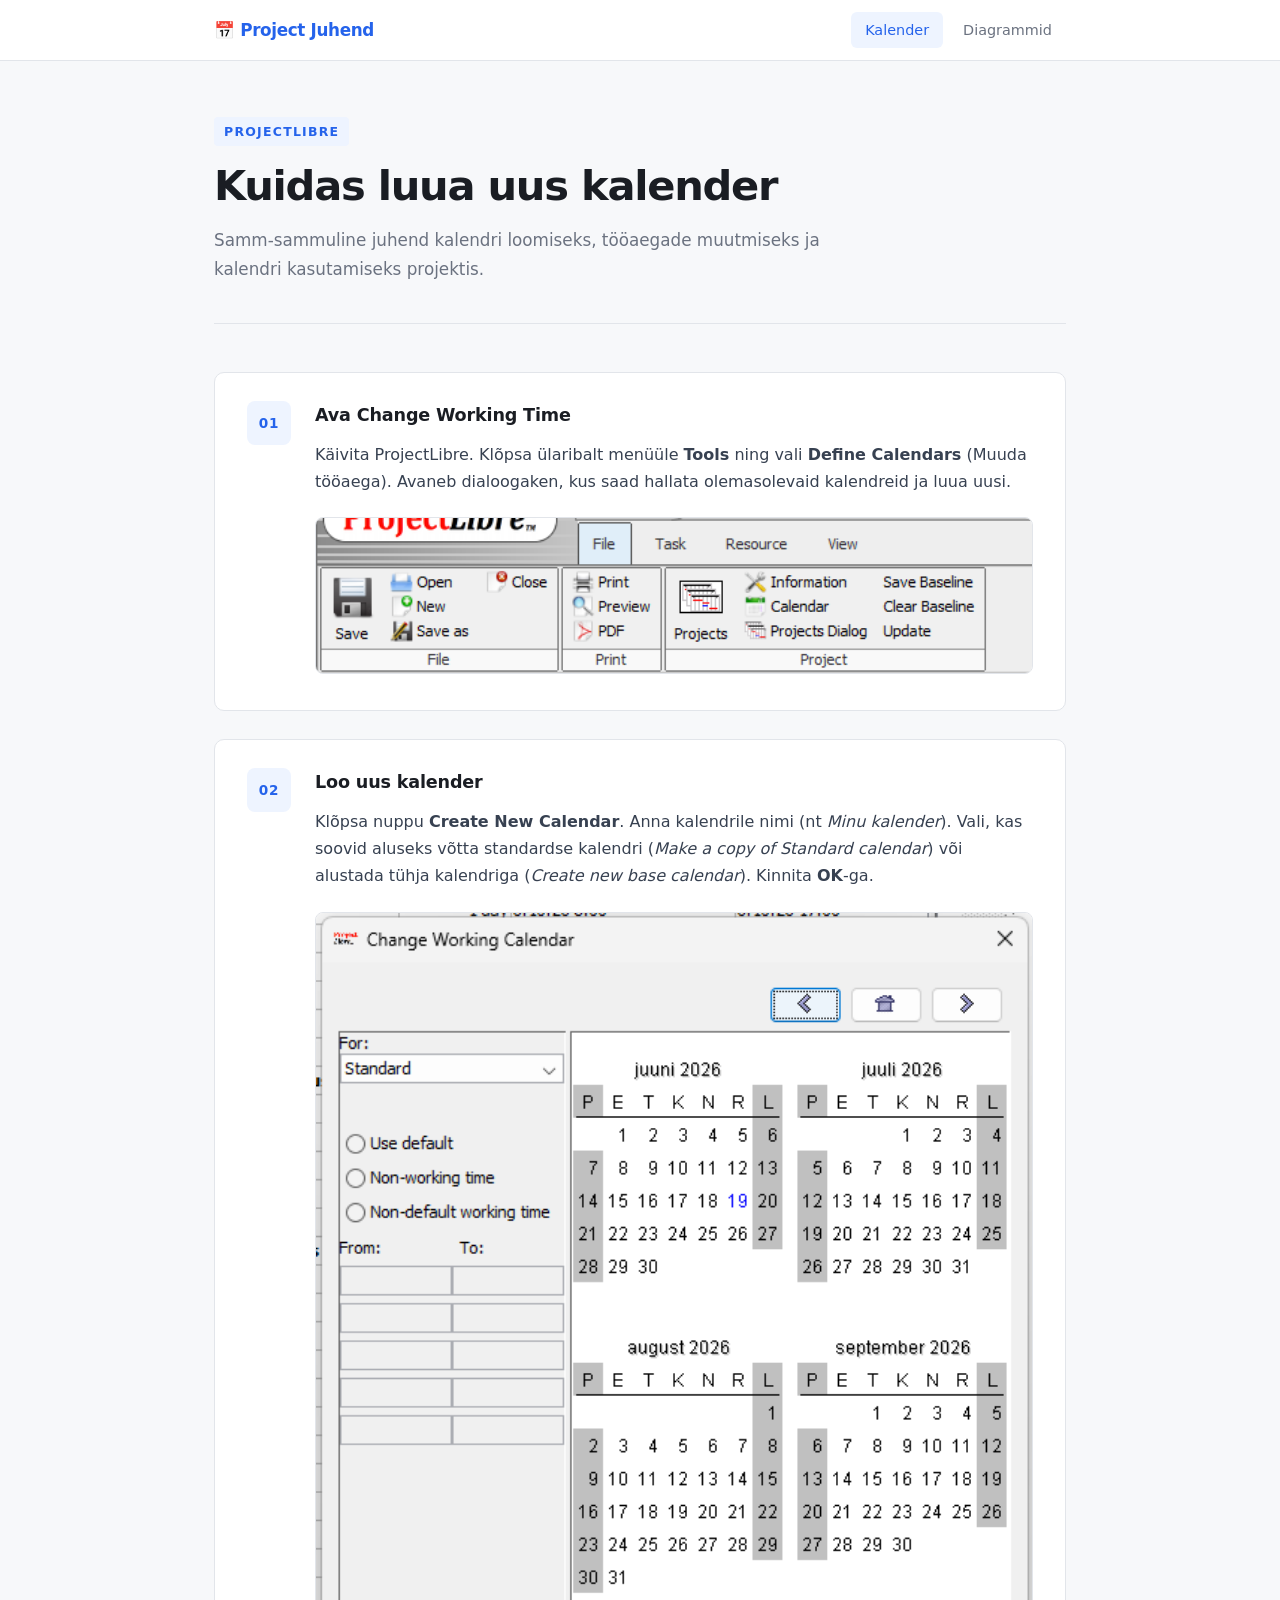
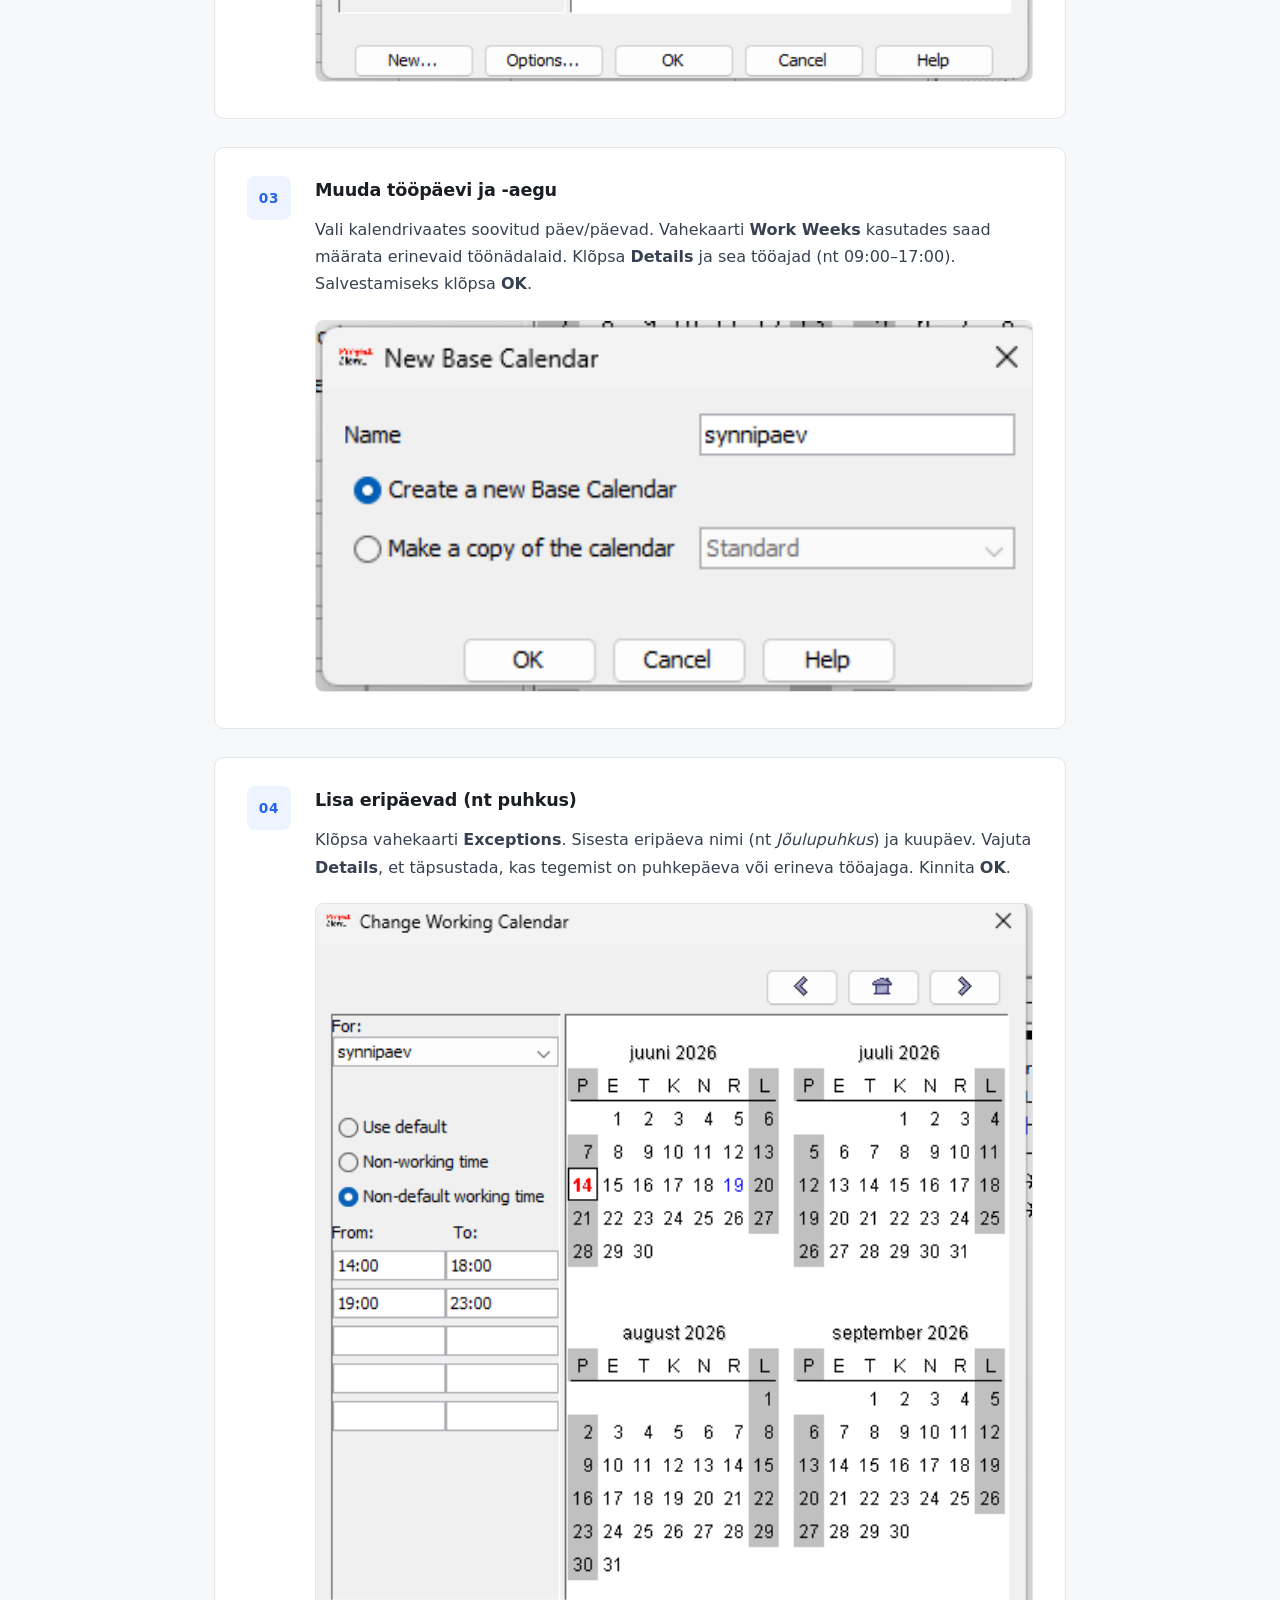
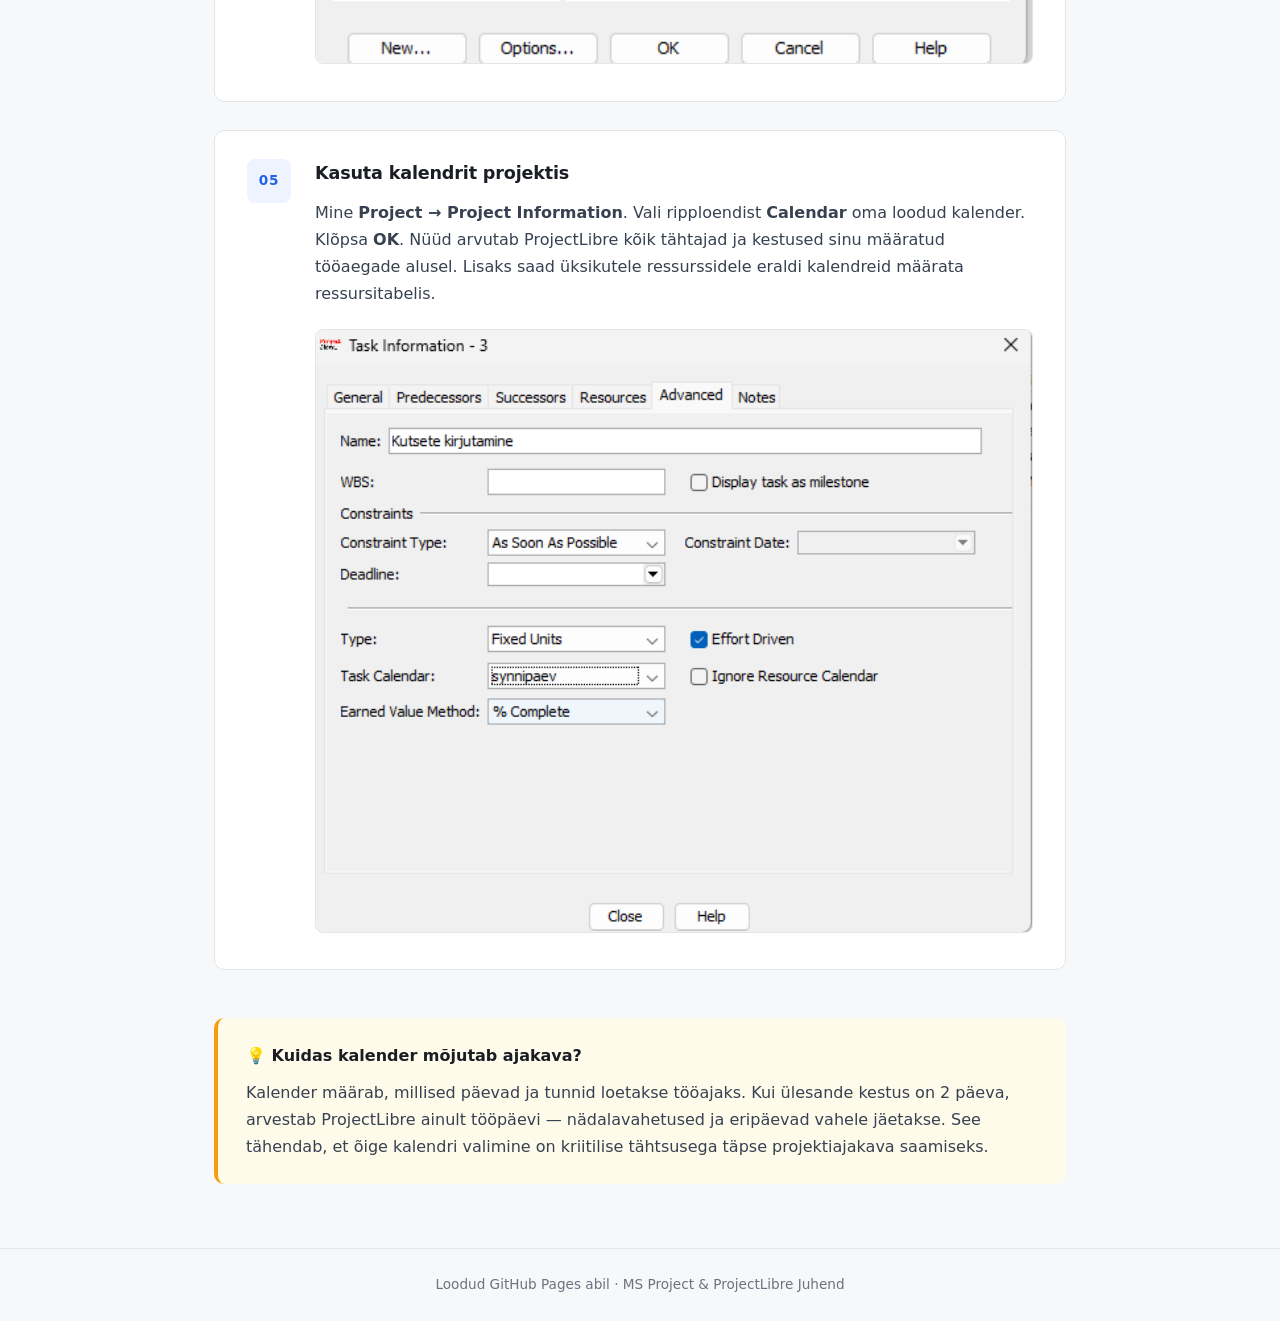
<file: index.html>
<!DOCTYPE html>
<html lang="et">
<head>
  <meta charset="UTF-8" />
  <meta name="viewport" content="width=device-width, initial-scale=1.0"/>
  <title>ProjectLibre Juhend</title>
  <link rel="stylesheet" href="style.css" />
</head>
<body>

  <header>
    <div class="header-inner">
      <div class="logo">📅 Project Juhend</div>
      <nav>
        <a href="index.html" class="active">Kalender</a>
        <a href="diagramm.html"> Diagrammid</a>
      </nav>
    </div>
  </header>

  <main>
    <section class="hero">
      <span class="eyebrow">ProjectLibre</span>
      <h1>Kuidas luua uus kalender</h1>
      <p class="subtitle">Samm-sammuline juhend kalendri loomiseks, tööaegade muutmiseks ja kalendri kasutamiseks projektis.</p>
    </section>

    <section class="steps-section">

      <article class="step">
        <div class="step-number">01</div>
        <div class="step-content">
          <h2>Ava Change Working Time</h2>
          <p>Käivita ProjectLibre. Klõpsa ülaribalt menüüle <strong>Tools</strong> 
            ning vali <strong>Define Calendars</strong> (Muuda tööaega). Avaneb dialoogaken, kus saad hallata olemasolevaid kalendreid ja luua uusi.</p>
          <img src="images/libre.png" alt="Change Working Time avamine">
         </div>
      </article>

      <article class="step">
        <div class="step-number">02</div>
        <div class="step-content">
          <h2>Loo uus kalender</h2>
          <p>Klõpsa nuppu <strong>Create New Calendar</strong>. Anna kalendrile nimi (nt <em>Minu kalender</em>). Vali, kas soovid aluseks võtta standardse kalendri (<em>Make a copy of Standard calendar</em>) või alustada tühja kalendriga (<em>Create new base calendar</em>). Kinnita <strong>OK</strong>-ga.</p>
          <img src="images/libre_1.png" alt="Uue kalendri loomine"> 
         </div>
      </article>

      <article class="step">
        <div class="step-number">03</div>
        <div class="step-content">
          <h2>Muuda tööpäevi ja -aegu</h2>
          <p>Vali kalendrivaates soovitud päev/päevad. Vahekaarti <strong>Work Weeks</strong> kasutades saad määrata erinevaid töönädalaid. Klõpsa <strong>Details</strong> ja sea tööajad (nt 09:00–17:00). Salvestamiseks klõpsa <strong>OK</strong>.</p>
          <img src="images/libre_2.png" alt="Tööaegade muutmine"> 
         </div>
      </article>

      <article class="step">
        <div class="step-number">04</div>
        <div class="step-content">
          <h2>Lisa eripäevad (nt puhkus)</h2>
          <p>Klõpsa vahekaarti <strong>Exceptions</strong>. Sisesta eripäeva nimi (nt <em>Jõulupuhkus</em>) ja kuupäev. Vajuta <strong>Details</strong>, et täpsustada, kas tegemist on puhkepäeva või erineva tööajaga. Kinnita <strong>OK</strong>.</p>
          <img src="images/libre_4.png" alt="Eripäevade lisamine"> 
          </div>
      </article>

      <article class="step">
        <div class="step-number">05</div>
        <div class="step-content">
          <h2>Kasuta kalendrit projektis</h2>
          <p>Mine <strong>Project → Project Information</strong>. Vali ripploendist <strong>Calendar</strong> oma loodud kalender. Klõpsa <strong>OK</strong>. Nüüd arvutab ProjectLibre kõik tähtajad ja kestused sinu määratud tööaegade alusel. Lisaks saad üksikutele ressurssidele eraldi kalendreid määrata ressursitabelis.</p>
          <img src="images/libre_5.png" alt="Kalendri kasutamine projektis"> 
         </div>
      </article>

    </section>
    <section class="info-box">
      <h3>💡 Kuidas kalender mõjutab ajakava?</h3>
      <p>Kalender määrab, millised päevad ja tunnid loetakse tööajaks. Kui ülesande kestus on 2 päeva, arvestab ProjectLibre ainult tööpäevi — nädalavahetused ja eripäevad vahele jäetakse. See tähendab, et õige kalendri valimine on kriitilise tähtsusega täpse projektiajakava saamiseks.</p>
    </section>
  </main>

  <footer>
    <p>Loodud GitHub Pages abil &middot; MS Project &amp; ProjectLibre Juhend</p>
  </footer>

</body>
</html>
</file>
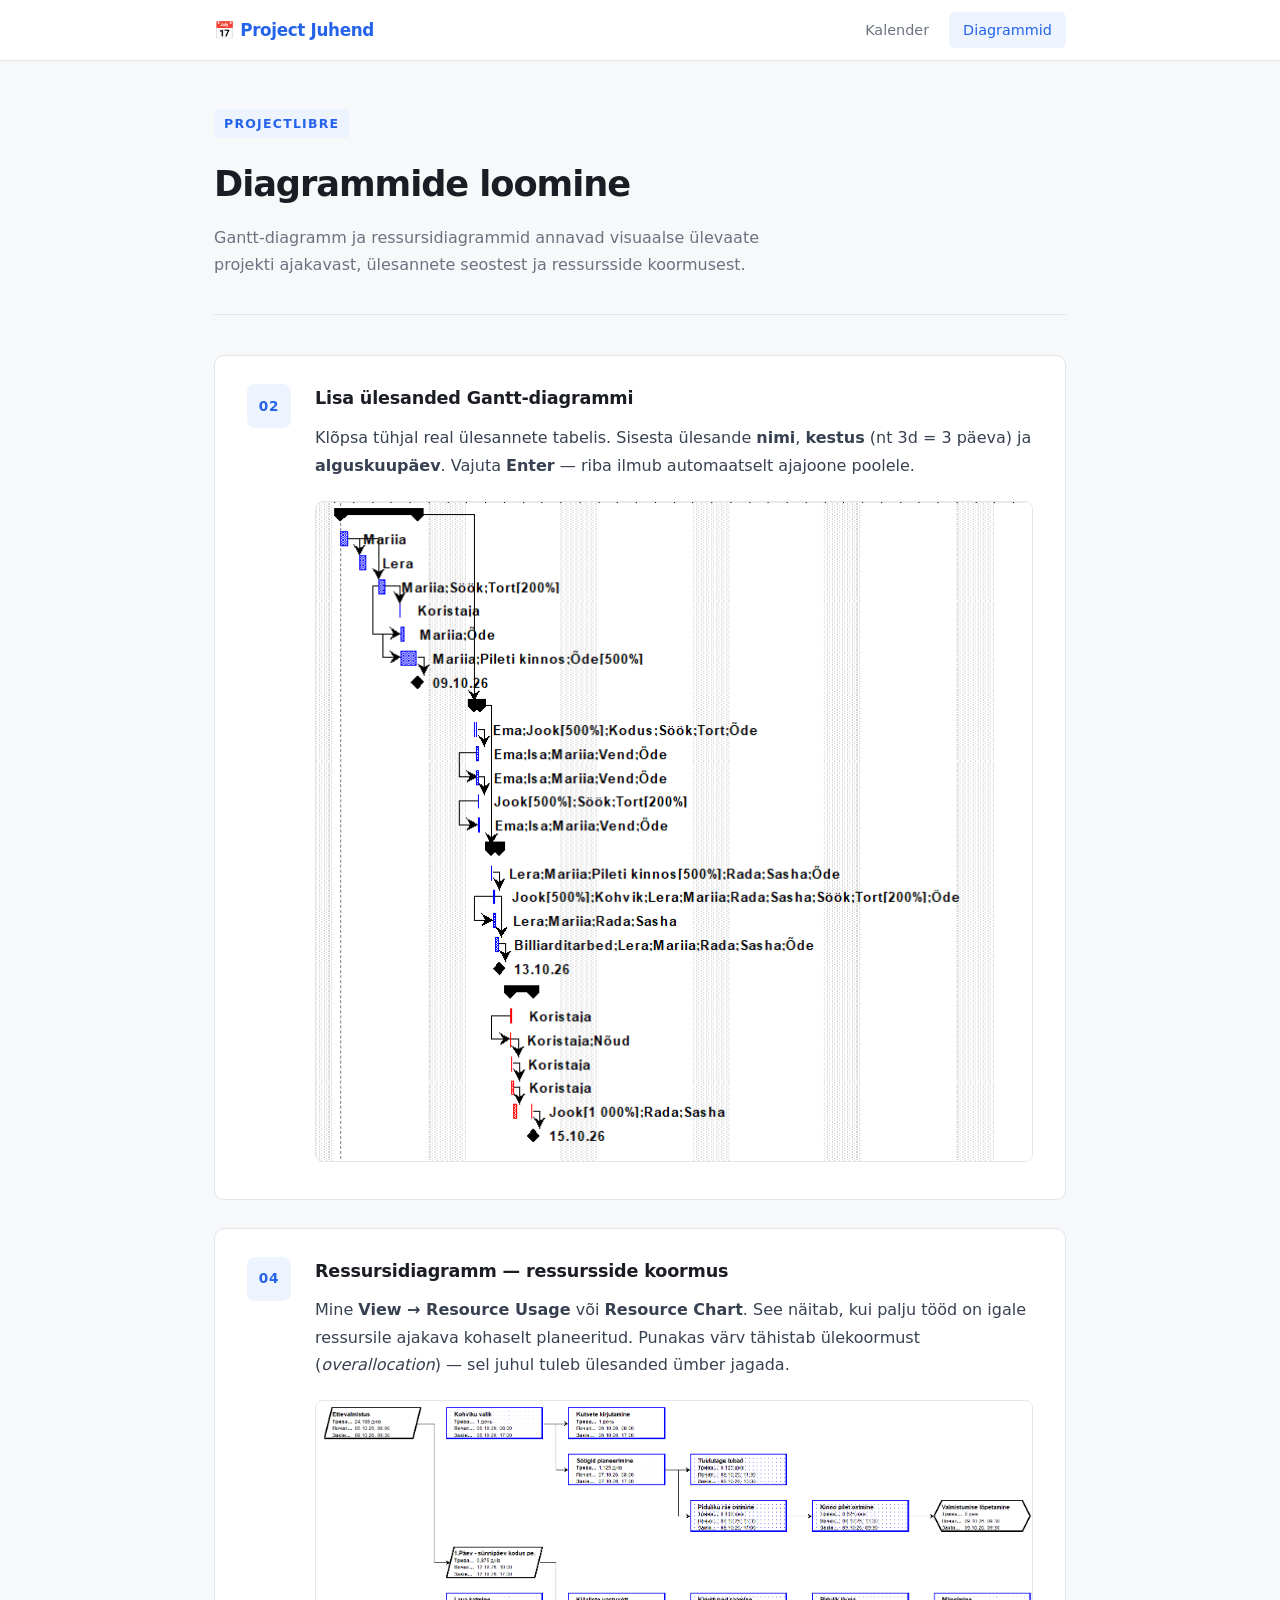
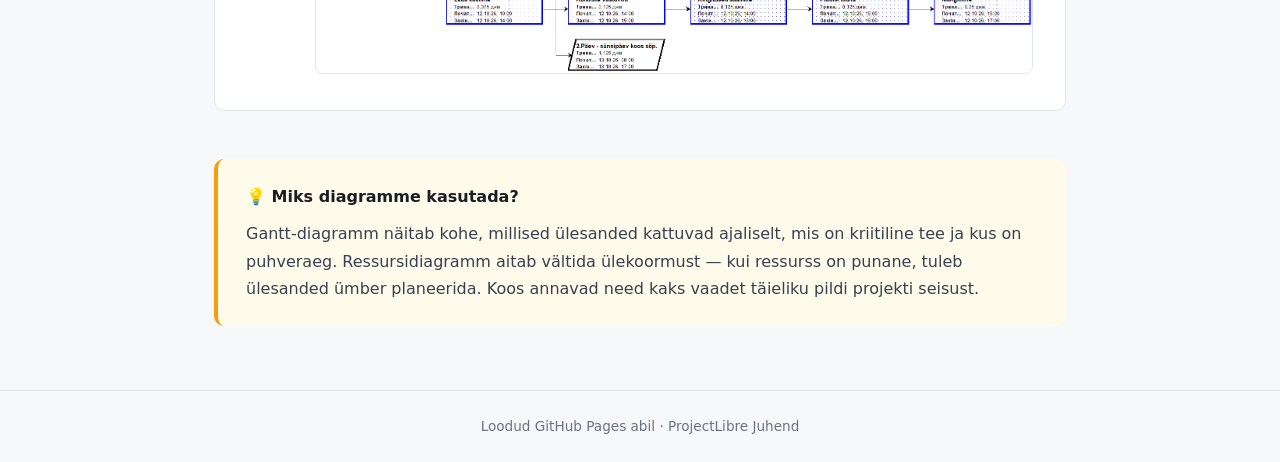
<file: diagramm.html>
<!DOCTYPE html>
<html lang="et">
<head>
  <meta charset="UTF-8" />
  <meta name="viewport" content="width=device-width, initial-scale=1.0"/>
  <title>Diagrammid — ProjectLibre</title>
  <link rel="stylesheet" href="style.css" />
</head>
<body>
  <header>
    <div class="header-inner">
      <div class="logo">📅 Project Juhend</div>
      <nav>
        <a href="index.html">Kalender</a>
        <a href="diagramm.html" class="active">Diagrammid</a>
      </nav>
    </div>
  </header>

  <main>
    <section class="page-hero">
      <span class="eyebrow">ProjectLibre</span>
      <h1>Diagrammide loomine</h1>
      <p>Gantt-diagramm ja ressursidiagrammid annavad visuaalse ülevaate projekti ajakavast, ülesannete seostest ja ressursside koormusest.</p>
    </section>

    <section class="steps-section">

      <article class="step">
        <div class="step-number">02</div>
        <div class="step-content">
          <h2>Lisa ülesanded Gantt-diagrammi</h2>
          <p>Klõpsa tühjal real ülesannete tabelis. Sisesta ülesande <strong>nimi</strong>, <strong>kestus</strong> (nt 3d = 3 päeva) ja <strong>alguskuupäev</strong>. Vajuta <strong>Enter</strong> — riba ilmub automaatselt ajajoone poolele.</p>
          <img src="images/diag_gr.png" alt="Ülesannete lisamine Gantt-diagrammi">
        </div>
      </article>

      <article class="step">
        <div class="step-number">04</div>
        <div class="step-content">
          <h2>Ressursidiagramm — ressursside koormus</h2>
          <p>Mine <strong>View → Resource Usage</strong> või <strong>Resource Chart</strong>. See näitab, kui palju tööd on igale ressursile ajakava kohaselt planeeritud. Punakas värv tähistab ülekoormust (<em>overallocation</em>) — sel juhul tuleb ülesanded ümber jagada.</p>
          <img src="images/diag.png" alt="Ressursidiagramm ProjectLibre's">
        </div>
      </article>

    </section>

    <section class="info-box">
      <h3>💡 Miks diagramme kasutada?</h3>
      <p>Gantt-diagramm näitab kohe, millised ülesanded kattuvad ajaliselt, mis on kriitiline tee ja kus on puhveraeg. Ressursidiagramm aitab vältida ülekoormust — kui ressurss on punane, tuleb ülesanded ümber planeerida. Koos annavad need kaks vaadet täieliku pildi projekti seisust.</p>
    </section>
  </main>

  <footer>
    <p>Loodud GitHub Pages abil &middot; ProjectLibre Juhend</p>
  </footer>
</body>
</html>
</file>
<file: style.css>
/* ===== TOKENS ===== */
:root {
  --bg:        #F7F8FA;
  --surface:   #FFFFFF;
  --border:    #E2E5EA;
  --accent:    #2563EB;
  --accent2:   #1D4ED8;
  --text:      #1A1D23;
  --muted:     #6B7280;
  --step-bg:   #EEF4FF;
  --step-num:  #2563EB;
  --warn-bg:   #FFFBEB;
  --warn-border:#F59E0B;
  --radius:    10px;
  --font-head: 'Segoe UI', system-ui, sans-serif;
  --font-body: 'Segoe UI', system-ui, sans-serif;
}

/* ===== RESET ===== */
*, *::before, *::after { box-sizing: border-box; margin: 0; padding: 0; }
html { scroll-behavior: smooth; }
body {
  background: var(--bg);
  color: var(--text);
  font-family: var(--font-body);
  font-size: 16px;
  line-height: 1.7;
}

/* ===== HEADER ===== */
header {
  background: var(--surface);
  border-bottom: 1px solid var(--border);
  position: sticky;
  top: 0;
  z-index: 100;
}
.header-inner {
  max-width: 900px;
  margin: 0 auto;
  padding: 0 24px;
  height: 60px;
  display: flex;
  align-items: center;
  justify-content: space-between;
}
.logo {
  font-weight: 700;
  font-size: 1.05rem;
  color: var(--accent);
  letter-spacing: -0.02em;
}
nav { display: flex; gap: 6px; }
nav a {
  padding: 6px 14px;
  border-radius: 6px;
  text-decoration: none;
  font-size: 0.9rem;
  font-weight: 500;
  color: var(--muted);
  transition: background 0.15s, color 0.15s;
}
nav a:hover, nav a.active {
  background: var(--step-bg);
  color: var(--accent);
}

/* ===== MAIN ===== */
main {
  max-width: 900px;
  margin: 0 auto;
  padding: 0 24px 64px;
}

/* ===== HERO ===== */
.hero {
  padding: 56px 0 40px;
  border-bottom: 1px solid var(--border);
  margin-bottom: 48px;
}
.eyebrow {
  display: inline-block;
  font-size: 0.78rem;
  font-weight: 600;
  letter-spacing: 0.1em;
  text-transform: uppercase;
  color: var(--accent);
  background: var(--step-bg);
  padding: 4px 10px;
  border-radius: 4px;
  margin-bottom: 16px;
}
.hero h1 {
  font-size: clamp(1.8rem, 4vw, 2.6rem);
  font-weight: 800;
  letter-spacing: -0.03em;
  line-height: 1.15;
  margin-bottom: 16px;
}
.subtitle {
  font-size: 1.05rem;
  color: var(--muted);
  max-width: 620px;
}

/* ===== STEPS ===== */
.steps-section {
  display: flex;
  flex-direction: column;
  gap: 28px;
  margin-bottom: 48px;
}
.step {
  background: var(--surface);
  border: 1px solid var(--border);
  border-radius: var(--radius);
  padding: 28px 32px;
  display: flex;
  gap: 24px;
  align-items: flex-start;
}
.step-number {
  flex-shrink: 0;
  width: 44px;
  height: 44px;
  background: var(--step-bg);
  color: var(--step-num);
  font-weight: 800;
  font-size: 0.85rem;
  letter-spacing: 0.05em;
  border-radius: 8px;
  display: flex;
  align-items: center;
  justify-content: center;
}
.step-content h2 {
  font-size: 1.1rem;
  font-weight: 700;
  margin-bottom: 10px;
  letter-spacing: -0.01em;
}
.step-content p { color: #374151; margin-bottom: 14px; }
.step-content p:last-child { margin-bottom: 0; }

/* ===== IMAGE PLACEHOLDER ===== */
.img-placeholder {
  background: var(--bg);
  border: 2px dashed var(--border);
  border-radius: 8px;
  padding: 24px;
  text-align: center;
  color: var(--muted);
  font-size: 0.9rem;
  margin-top: 8px;
}
img {
  width: 100%;
  border-radius: 8px;
  border: 1px solid var(--border);
  margin-top: 8px;
}

/* ===== INFO BOX ===== */
.info-box {
  background: var(--warn-bg);
  border-left: 4px solid var(--warn-border);
  border-radius: var(--radius);
  padding: 24px 28px;
}
.info-box h3 { font-size: 1rem; font-weight: 700; margin-bottom: 10px; }
.info-box p { color: #374151; }

/* ===== PAGE TITLE (inner pages) ===== */
.page-hero {
  padding: 48px 0 36px;
  border-bottom: 1px solid var(--border);
  margin-bottom: 40px;
}
.page-hero h1 {
  font-size: clamp(1.5rem, 3vw, 2.2rem);
  font-weight: 800;
  letter-spacing: -0.03em;
  margin-bottom: 10px;
}
.page-hero p { color: var(--muted); max-width: 580px; }

/* ===== FOOTER ===== */
footer {
  border-top: 1px solid var(--border);
  text-align: center;
  padding: 24px;
  color: var(--muted);
  font-size: 0.85rem;
}

/* ===== RESPONSIVE ===== */
@media (max-width: 600px) {
  .step { flex-direction: column; gap: 14px; }
  .header-inner { gap: 12px; }
  nav a { padding: 6px 10px; }
}
</file>
